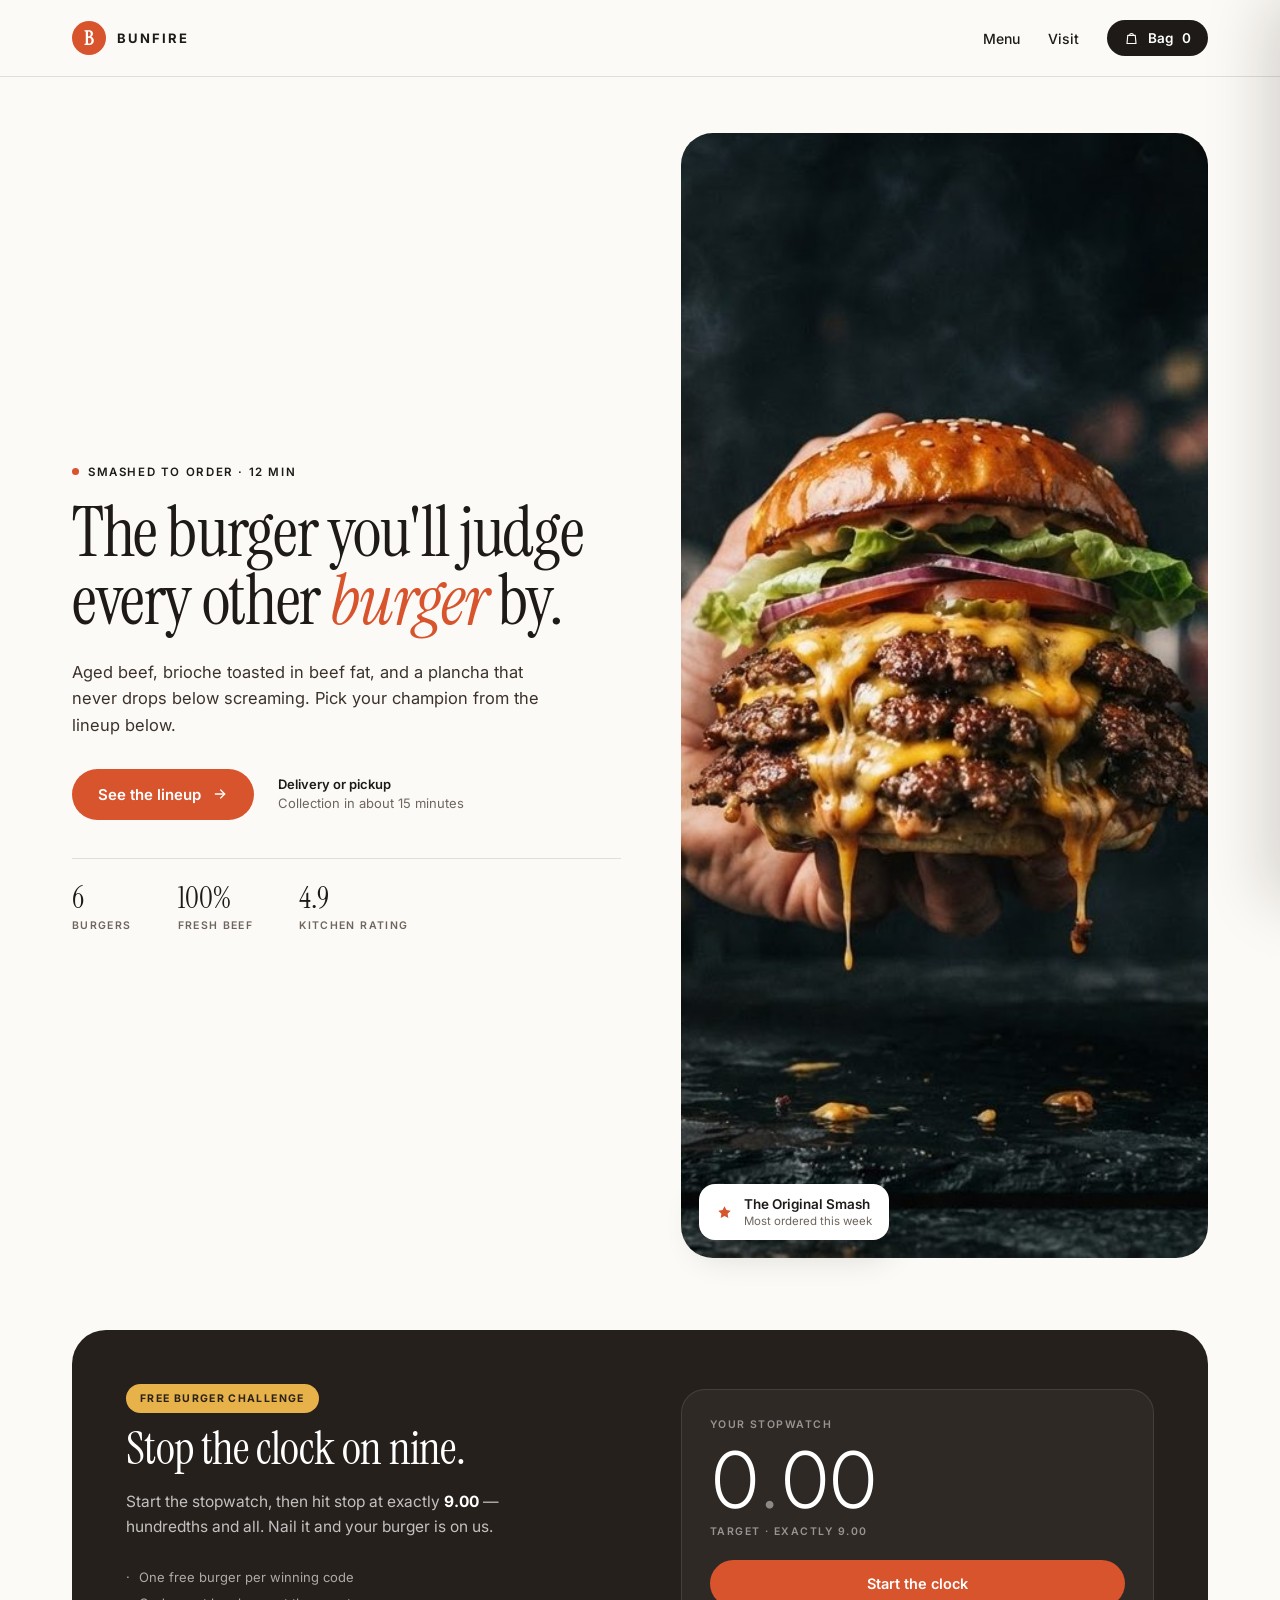
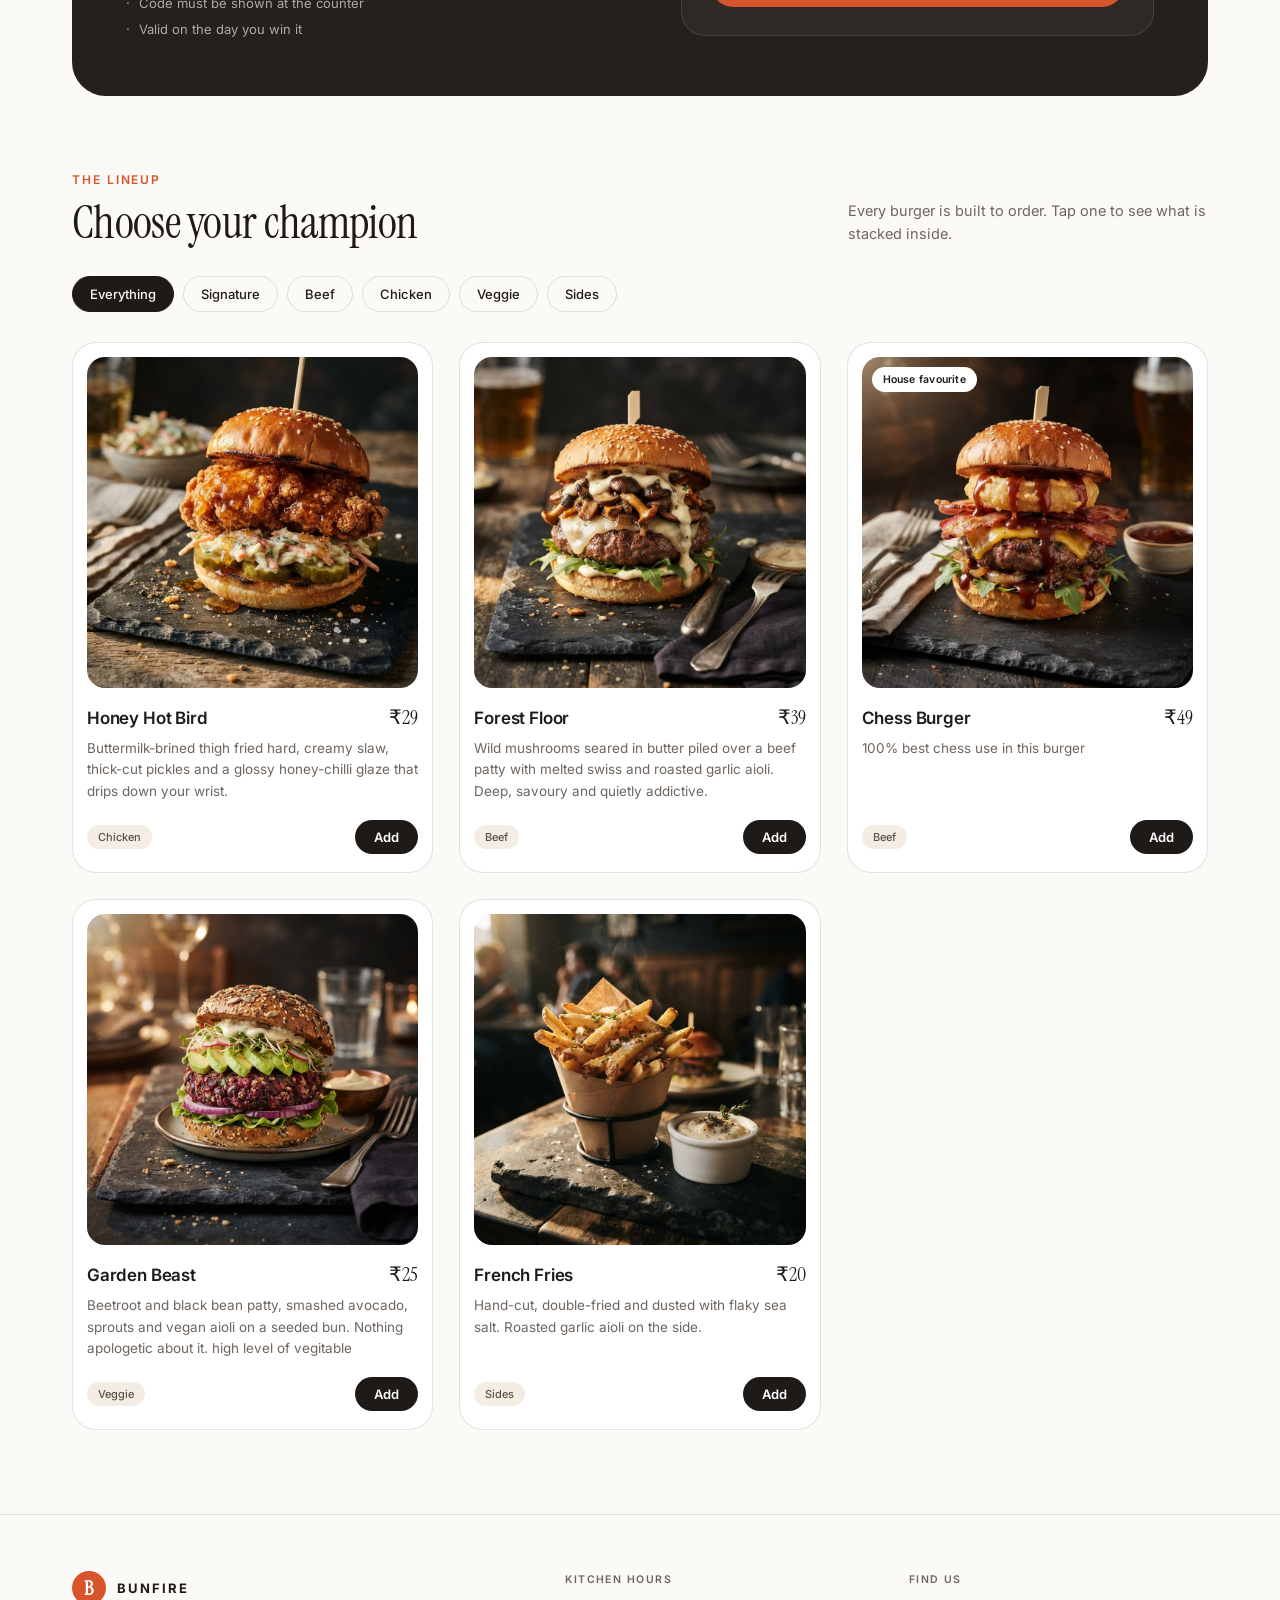
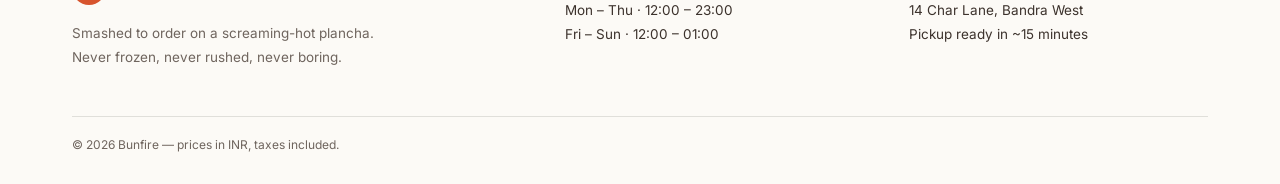
<file: bunfire/index.html>
<!doctype html>
<html lang="en">
<head>
  <meta charset="utf-8">
  <meta name="viewport" content="width=device-width, initial-scale=1">
  <title>Bunfire — Ultra Level Burgers</title>
  <meta name="description" content="Six smashed burgers, aged beef and brioche toasted in beef fat. Order for delivery or pick up in 15 minutes.">
  <meta name="theme-color" content="#fcfaf6">
  <link rel="preconnect" href="https://fonts.googleapis.com">
  <link rel="preconnect" href="https://fonts.gstatic.com" crossorigin>
  <link href="https://fonts.googleapis.com/css2?family=Instrument+Serif:ital@0;1&family=Inter:wght@400;500;600;700&display=swap" rel="stylesheet">
  <link rel="stylesheet" href="assets/styles.css">
</head>
<body>

  <header class="site-header">
    <div class="wrap inner">
      <a class="brand" href="index.html"><span class="mark">B</span>Bunfire</a>
      <nav class="nav" aria-label="Main">
        <a class="link" href="#lineup">Menu</a>
        <a class="link" href="#visit">Visit</a>
        <button class="bag-btn" type="button" data-open-bag aria-label="Open bag">
          <svg viewBox="0 0 24 24" fill="none" stroke="currentColor" stroke-width="1.8" stroke-linecap="round" stroke-linejoin="round" aria-hidden="true">
            <path d="M6 7h12l1.2 13H4.8L6 7Z"/><path d="M9 7a3 3 0 0 1 6 0"/>
          </svg>
          <span>Bag</span>
          <span class="count" data-bag-count>0</span>
        </button>
      </nav>
    </div>
  </header>

  <main>
    <section class="hero">
      <div class="wrap hero-grid">
        <div class="hero-copy">
          <p class="kicker"><span class="dot"></span>Smashed to order · 12 min</p>
          <h1 class="display">The burger you'll judge every other <em>burger</em> by.</h1>
          <p class="lede">Aged beef, brioche toasted in beef fat, and a plancha that never drops below screaming. Pick your champion from the lineup below.</p>
          <div class="hero-actions">
            <a class="btn-primary" href="#lineup">
              See the lineup
              <svg viewBox="0 0 24 24" fill="none" stroke="currentColor" stroke-width="1.9" stroke-linecap="round" stroke-linejoin="round" aria-hidden="true">
                <path d="M5 12h14"/><path d="m13 6 6 6-6 6"/>
              </svg>
            </a>
            <p class="hero-aside"><strong>Delivery or pickup</strong><br>Collection in about 15 minutes</p>
          </div>
          <dl class="stats">
            <div><dt>6</dt><dd>Burgers</dd></div>
            <div><dt>100%</dt><dd>Fresh beef</dd></div>
            <div><dt>4.9</dt><dd>Kitchen rating</dd></div>
          </dl>
        </div>

        <div class="hero-media">
          <img src="assets/images/d85c0964e.jpg" alt="Signature triple smash burger held in two hands" width="900" height="1125">
          <div class="hero-card">
            <svg viewBox="0 0 24 24" fill="currentColor" aria-hidden="true">
              <path d="m12 3 2.7 5.6 6.1.9-4.4 4.3 1 6.1L12 17l-5.4 2.9 1-6.1L3.2 9.5l6.1-.9L12 3Z"/>
            </svg>
            <div>
              <strong>The Original Smash</strong>
              <span>Most ordered this week</span>
            </div>
          </div>
        </div>
      </div>
    </section>

    <section class="challenge-section">
      <div class="wrap">
        <div class="challenge">
          <div class="challenge-copy">
            <p class="pill">Free burger challenge</p>
            <h2 class="display-2">Stop the clock on nine.</h2>
            <p class="challenge-lede">Start the stopwatch, then hit stop at exactly <strong>9.00</strong> — hundredths and all. Nail it and your burger is on us.</p>
            <ul class="rules">
              <li>One free burger per winning code</li>
              <li>Code must be shown at the counter</li>
              <li>Valid on the day you win it</li>
            </ul>
          </div>

          <div class="timer-card" id="stopwatch">
            <p class="timer-label">Your stopwatch</p>
            <p class="timer-readout" role="timer" aria-live="off">
              <span id="sw-seconds">0</span><span class="sep">.</span><span id="sw-hundredths">00</span>
            </p>
            <p class="timer-target">Target · exactly 9.00</p>
            <button class="btn-timer" id="sw-toggle" type="button">Start the clock</button>
            <p class="timer-result" id="sw-result" hidden></p>
          </div>
        </div>
      </div>
    </section>

    <section class="lineup" id="lineup">
      <div class="wrap">
        <p class="eyebrow">The lineup</p>
        <div class="lineup-head">
          <h2 class="display-2">Choose your champion</h2>
          <p class="lineup-lede">Every burger is built to order. Tap one to see what is stacked inside.</p>
        </div>
        <div class="filters" id="filters" role="tablist" aria-label="Filter the lineup"></div>
        <div class="grid" id="lineup-grid"></div>
      </div>
    </section>
  </main>

  <footer class="site-footer" id="visit">
    <div class="wrap">
      <div class="foot-grid">
        <div>
          <a class="brand" href="index.html"><span class="mark">B</span>Bunfire</a>
          <p class="foot-tag">Smashed to order on a screaming-hot plancha. Never frozen, never rushed, never boring.</p>
        </div>
        <div>
          <h3>Kitchen hours</h3>
          <p>Mon – Thu · 12:00 – 23:00<br>Fri – Sun · 12:00 – 01:00</p>
        </div>
        <div>
          <h3>Find us</h3>
          <p>14 Char Lane, Bandra West<br>Pickup ready in ~15 minutes</p>
        </div>
      </div>
      <div class="foot-bottom">
        <p>&copy; 2026 Bunfire — prices in INR, taxes included.</p>
      </div>
    </div>
  </footer>

  <script src="assets/data.js"></script>
  <script src="assets/app.js"></script>
</body>
</html>
</file>
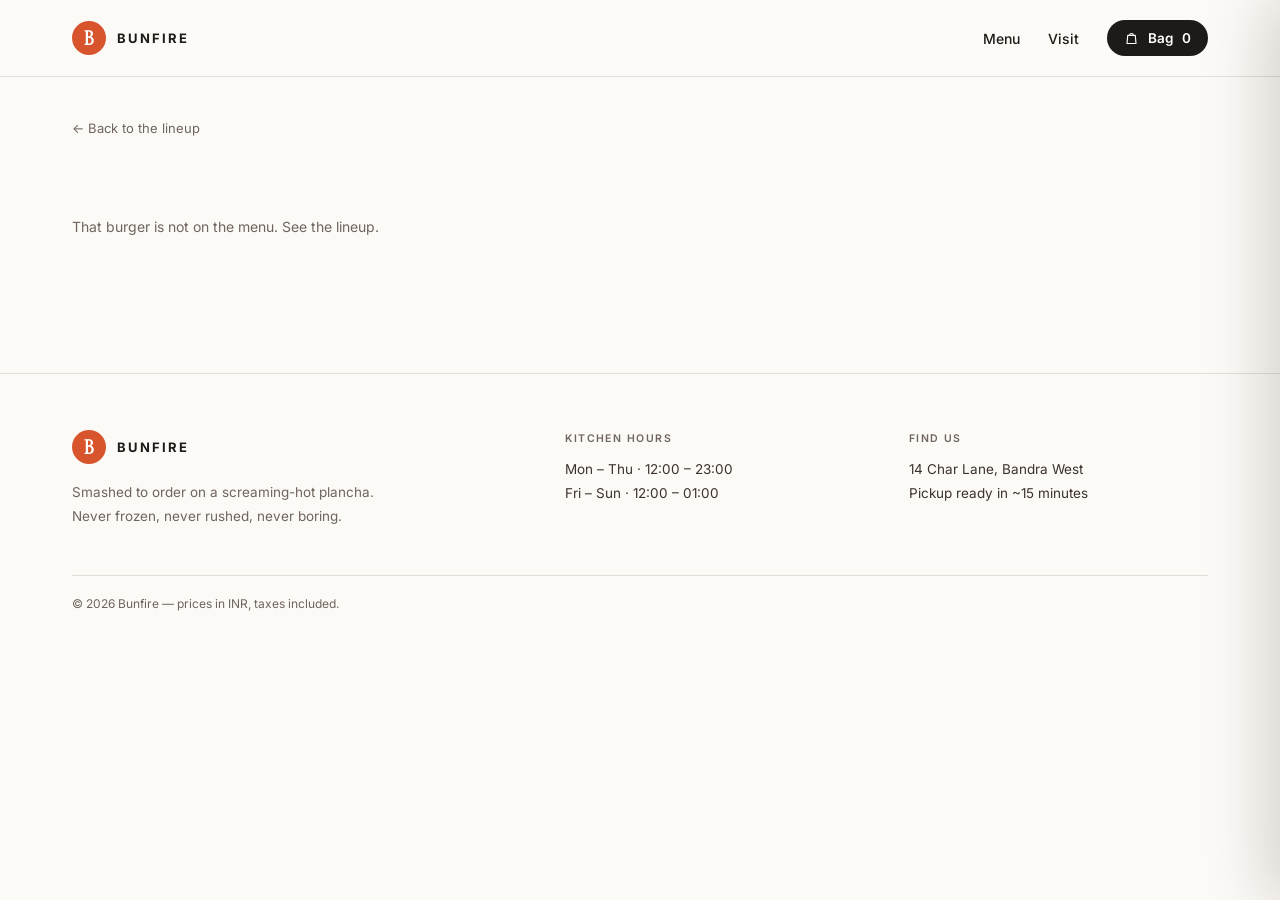
<file: bunfire/menu.html>
<!doctype html>
<html lang="en">
<head>
  <meta charset="utf-8">
  <meta name="viewport" content="width=device-width, initial-scale=1">
  <title>Menu — Bunfire</title>
  <meta name="description" content="What is stacked inside every Bunfire burger. Built to order, collected in about 15 minutes.">
  <meta name="theme-color" content="#fcfaf6">
  <link rel="preconnect" href="https://fonts.googleapis.com">
  <link rel="preconnect" href="https://fonts.gstatic.com" crossorigin>
  <link href="https://fonts.googleapis.com/css2?family=Instrument+Serif:ital@0;1&family=Inter:wght@400;500;600;700&display=swap" rel="stylesheet">
  <link rel="stylesheet" href="assets/styles.css">
</head>
<body>

  <header class="site-header">
    <div class="wrap inner">
      <a class="brand" href="index.html"><span class="mark">B</span>Bunfire</a>
      <nav class="nav" aria-label="Main">
        <a class="link" href="index.html#lineup">Menu</a>
        <a class="link" href="index.html#visit">Visit</a>
        <button class="bag-btn" type="button" data-open-bag aria-label="Open bag">
          <svg viewBox="0 0 24 24" fill="none" stroke="currentColor" stroke-width="1.8" stroke-linecap="round" stroke-linejoin="round" aria-hidden="true">
            <path d="M6 7h12l1.2 13H4.8L6 7Z"/><path d="M9 7a3 3 0 0 1 6 0"/>
          </svg>
          <span>Bag</span>
          <span class="count" data-bag-count>0</span>
        </button>
      </nav>
    </div>
  </header>

  <main class="product-page">
    <div class="wrap" id="product">
      <p class="empty-state">Loading the menu…</p>
    </div>
  </main>

  <footer class="site-footer">
    <div class="wrap">
      <div class="foot-grid">
        <div>
          <a class="brand" href="index.html"><span class="mark">B</span>Bunfire</a>
          <p class="foot-tag">Smashed to order on a screaming-hot plancha. Never frozen, never rushed, never boring.</p>
        </div>
        <div>
          <h3>Kitchen hours</h3>
          <p>Mon – Thu · 12:00 – 23:00<br>Fri – Sun · 12:00 – 01:00</p>
        </div>
        <div>
          <h3>Find us</h3>
          <p>14 Char Lane, Bandra West<br>Pickup ready in ~15 minutes</p>
        </div>
      </div>
      <div class="foot-bottom">
        <p>&copy; 2026 Bunfire — prices in INR, taxes included.</p>
      </div>
    </div>
  </footer>

  <script src="assets/data.js"></script>
  <script src="assets/app.js"></script>
</body>
</html>
</file>
<file: bunfire/assets/styles.css>
/* Bunfire — styles
   Palette and type follow the original brand: warm cream, deep charcoal,
   burnt orange accents, a high-contrast serif for headlines. */

:root {
  --cream: #fcfaf6;
  --ink: #1e1a17;
  --dark: #26201d;
  --orange: #d7542d;
  --muted: #6f655e;
  --line: rgba(30, 26, 23, 0.12);
  --card: #ffffff;
  --gold: #e7b24a;
  --serif: "Instrument Serif", Georgia, "Times New Roman", serif;
  --sans: "Inter", system-ui, -apple-system, "Segoe UI", Roboto, sans-serif;
  --radius: 28px;
}

* {
  box-sizing: border-box;
}

html {
  scroll-behavior: smooth;
}

body {
  margin: 0;
  background: var(--cream);
  color: var(--ink);
  font-family: var(--sans);
  font-size: 16px;
  -webkit-font-smoothing: antialiased;
}

img {
  max-width: 100%;
}

a {
  color: inherit;
  text-decoration: none;
}

button {
  font-family: inherit;
}

h1,
h2,
h3 {
  font-weight: 500;
}

.wrap {
  width: 100%;
  max-width: 1200px;
  margin: 0 auto;
  padding: 0 32px;
}

.sr-only {
  position: absolute;
  width: 1px;
  height: 1px;
  padding: 0;
  margin: -1px;
  overflow: hidden;
  clip: rect(0 0 0 0);
  white-space: nowrap;
  border: 0;
}

/* ---------- header ---------- */

.site-header {
  position: sticky;
  top: 0;
  z-index: 40;
  background: rgba(252, 250, 246, 0.88);
  backdrop-filter: blur(12px);
  border-bottom: 1px solid var(--line);
}

.site-header .inner {
  display: flex;
  align-items: center;
  justify-content: space-between;
  gap: 20px;
  height: 76px;
}

.brand {
  display: inline-flex;
  align-items: center;
  gap: 11px;
  font-size: 13px;
  font-weight: 700;
  letter-spacing: 0.16em;
  text-transform: uppercase;
}

.brand .mark {
  width: 34px;
  height: 34px;
  border-radius: 50%;
  background: var(--orange);
  color: #fff;
  display: grid;
  place-items: center;
  font-family: var(--serif);
  font-size: 20px;
  letter-spacing: 0;
  text-transform: none;
}

.nav {
  display: flex;
  align-items: center;
  gap: 28px;
  font-size: 14px;
  font-weight: 500;
}

.nav .link:hover {
  color: var(--orange);
}

.bag-btn {
  display: inline-flex;
  align-items: center;
  gap: 9px;
  padding: 10px 17px;
  border: 0;
  border-radius: 999px;
  background: var(--ink);
  color: #fff;
  font-size: 13.5px;
  font-weight: 600;
  cursor: pointer;
  transition: background 0.18s ease;
}

.bag-btn:hover {
  background: #000;
}

.bag-btn svg {
  width: 15px;
  height: 15px;
}

/* ---------- buttons ---------- */

.btn-primary {
  display: inline-flex;
  align-items: center;
  gap: 11px;
  padding: 16px 26px;
  border: 0;
  border-radius: 999px;
  background: var(--orange);
  color: #fff;
  font-size: 15px;
  font-weight: 600;
  cursor: pointer;
  transition: transform 0.18s ease, background 0.18s ease;
}

.btn-primary:hover {
  background: #c4491f;
  transform: translateY(-1px);
}

.btn-primary svg {
  width: 16px;
  height: 16px;
}

.btn-primary.full {
  width: 100%;
  justify-content: center;
}

.btn-primary.grow {
  flex: 1;
  justify-content: center;
  padding: 14px 20px;
}

.btn-primary:disabled {
  opacity: 0.45;
  cursor: not-allowed;
  transform: none;
  background: var(--orange);
}

/* ---------- type ---------- */

.display {
  font-family: var(--serif);
  font-weight: 400;
  font-size: clamp(42px, 5.4vw, 74px);
  line-height: 0.98;
  letter-spacing: -0.02em;
  margin: 20px 0 0;
}

.display em {
  font-style: italic;
  color: var(--orange);
}

.display-2 {
  font-family: var(--serif);
  font-weight: 400;
  font-size: clamp(32px, 3.6vw, 50px);
  line-height: 1.02;
  letter-spacing: -0.015em;
  margin: 12px 0 0;
}

.eyebrow {
  margin: 0;
  font-size: 12px;
  font-weight: 600;
  letter-spacing: 0.16em;
  text-transform: uppercase;
  color: var(--orange);
}

/* ---------- hero ---------- */

.hero {
  padding: 56px 0 72px;
}

.hero-grid {
  display: grid;
  grid-template-columns: 1.02fr 0.98fr;
  gap: 60px;
  align-items: center;
}

.kicker {
  display: inline-flex;
  align-items: center;
  gap: 9px;
  margin: 0;
  font-size: 11.5px;
  font-weight: 600;
  letter-spacing: 0.14em;
  text-transform: uppercase;
}

.kicker .dot {
  width: 7px;
  height: 7px;
  border-radius: 50%;
  background: var(--orange);
}

.lede {
  max-width: 47ch;
  margin: 24px 0 30px;
  font-size: 16.5px;
  line-height: 1.62;
  color: #3c322c;
}

.hero-actions {
  display: flex;
  align-items: center;
  gap: 24px;
  flex-wrap: wrap;
}

.hero-aside {
  margin: 0;
  font-size: 13px;
  line-height: 1.5;
  color: var(--muted);
}

.hero-aside strong {
  color: var(--ink);
  font-weight: 600;
}

.stats {
  display: flex;
  gap: 46px;
  margin: 38px 0 0;
  padding-top: 24px;
  border-top: 1px solid var(--line);
}

.stats dt {
  font-family: var(--serif);
  font-size: 30px;
  line-height: 1;
}

.stats dd {
  margin: 6px 0 0;
  font-size: 10.5px;
  font-weight: 600;
  letter-spacing: 0.13em;
  text-transform: uppercase;
  color: var(--muted);
}

.hero-media {
  position: relative;
}

.hero-media img {
  display: block;
  width: 100%;
  aspect-ratio: 4 / 5;
  object-fit: cover;
  border-radius: 32px;
}

.hero-card {
  position: absolute;
  left: 18px;
  bottom: 18px;
  display: flex;
  align-items: center;
  gap: 11px;
  padding: 12px 17px;
  background: #fff;
  border-radius: 16px;
  box-shadow: 0 14px 34px rgba(20, 16, 13, 0.16);
}

.hero-card svg {
  width: 17px;
  height: 17px;
  color: var(--orange);
  flex: none;
}

.hero-card strong {
  display: block;
  font-size: 13.5px;
  font-weight: 600;
}

.hero-card span {
  display: block;
  margin-top: 2px;
  font-size: 11.5px;
  color: var(--muted);
}

/* ---------- challenge ---------- */

.challenge-section {
  padding: 0 0 76px;
}

.challenge {
  display: grid;
  grid-template-columns: 1.03fr 0.97fr;
  gap: 52px;
  align-items: center;
  padding: 54px;
  border-radius: 34px;
  background: var(--dark);
  color: #fff;
}

.pill {
  display: inline-block;
  margin: 0;
  padding: 8px 14px;
  border-radius: 999px;
  background: var(--gold);
  color: #2a2117;
  font-size: 10.5px;
  font-weight: 700;
  letter-spacing: 0.13em;
  text-transform: uppercase;
}

.challenge-lede {
  max-width: 44ch;
  margin: 18px 0 24px;
  font-size: 15.5px;
  line-height: 1.6;
  color: rgba(255, 255, 255, 0.72);
}

.challenge-lede strong {
  color: #fff;
}

.rules {
  margin: 0;
  padding: 0;
  list-style: none;
  font-size: 13px;
  line-height: 2;
  color: rgba(255, 255, 255, 0.62);
}

.rules li::before {
  content: "·";
  margin-right: 9px;
}

.timer-card {
  padding: 28px;
  border: 1px solid rgba(255, 255, 255, 0.1);
  border-radius: 24px;
  background: rgba(255, 255, 255, 0.045);
}

.timer-label,
.timer-target {
  margin: 0;
  font-size: 10.5px;
  font-weight: 600;
  letter-spacing: 0.14em;
  text-transform: uppercase;
  color: rgba(255, 255, 255, 0.5);
}

.timer-readout {
  margin: 10px 0 6px;
  font-size: clamp(52px, 7vw, 78px);
  font-weight: 300;
  line-height: 1;
  letter-spacing: -0.03em;
  font-variant-numeric: tabular-nums;
}

.timer-readout .sep {
  margin: 0 2px;
  color: rgba(255, 255, 255, 0.45);
}

.timer-target {
  margin-bottom: 22px;
}

.btn-timer {
  width: 100%;
  padding: 15px 20px;
  border: 0;
  border-radius: 999px;
  background: var(--orange);
  color: #fff;
  font-size: 14.5px;
  font-weight: 600;
  cursor: pointer;
  transition: background 0.18s ease;
}

.btn-timer:hover {
  background: #c4491f;
}

.btn-timer.is-running {
  background: #fff;
  color: var(--ink);
}

.timer-result {
  margin: 16px 0 0;
  padding: 12px 14px;
  border-radius: 12px;
  background: rgba(255, 255, 255, 0.08);
  font-size: 13px;
  line-height: 1.55;
  color: rgba(255, 255, 255, 0.82);
}

.timer-result.is-win {
  background: rgba(231, 178, 74, 0.16);
  color: #f6dfae;
}

.timer-result code {
  display: inline-block;
  margin-top: 4px;
  font-family: var(--sans);
  font-weight: 700;
  letter-spacing: 0.1em;
  color: #fff;
}

/* ---------- lineup ---------- */

.lineup {
  padding: 0 0 84px;
}

.lineup-head {
  display: grid;
  grid-template-columns: 1fr auto;
  gap: 28px;
  align-items: end;
  margin-bottom: 30px;
}

.lineup-lede {
  max-width: 40ch;
  margin: 0;
  font-size: 14.5px;
  line-height: 1.6;
  color: var(--muted);
}

.filters {
  display: flex;
  flex-wrap: wrap;
  gap: 9px;
  margin-bottom: 30px;
}

.filter {
  padding: 9px 17px;
  border: 1px solid var(--line);
  border-radius: 999px;
  background: transparent;
  color: var(--ink);
  font-size: 13px;
  font-weight: 500;
  cursor: pointer;
  transition: background 0.16s ease, color 0.16s ease, border-color 0.16s ease;
}

.filter:hover {
  border-color: rgba(30, 26, 23, 0.3);
}

.filter[aria-selected="true"] {
  background: var(--ink);
  border-color: var(--ink);
  color: var(--cream);
}

.grid {
  display: grid;
  grid-template-columns: repeat(3, 1fr);
  gap: 26px;
}

.card {
  display: flex;
  flex-direction: column;
  padding: 14px 14px 18px;
  background: var(--card);
  border: 1px solid var(--line);
  border-radius: 24px;
  transition: transform 0.18s ease, box-shadow 0.18s ease;
}

.card:hover {
  transform: translateY(-3px);
  box-shadow: 0 18px 42px rgba(30, 26, 23, 0.09);
}

.thumb {
  position: relative;
  display: block;
  aspect-ratio: 1 / 1;
  overflow: hidden;
  border-radius: 18px;
  background: #f2ece2;
}

.thumb img {
  width: 100%;
  height: 100%;
  object-fit: cover;
  display: block;
  transition: transform 0.4s ease;
}

.card:hover .thumb img {
  transform: scale(1.03);
}

.badge-float {
  position: absolute;
  top: 10px;
  left: 10px;
  padding: 6px 11px;
  border-radius: 999px;
  background: #fff;
  font-size: 10.5px;
  font-weight: 600;
  letter-spacing: 0.02em;
}

.card-head {
  display: flex;
  align-items: baseline;
  justify-content: space-between;
  gap: 12px;
  margin-top: 16px;
}

.card-head h3 {
  margin: 0;
  font-size: 17px;
  font-weight: 600;
  letter-spacing: -0.01em;
}

.card-head .price {
  font-family: var(--serif);
  font-size: 20px;
}

.card .desc {
  margin: 8px 0 18px;
  font-size: 13.5px;
  line-height: 1.58;
  color: var(--muted);
}

.card-foot {
  display: flex;
  align-items: center;
  justify-content: space-between;
  gap: 12px;
  margin-top: auto;
}

.tag {
  padding: 5px 11px;
  border-radius: 999px;
  background: #f3ede3;
  color: #5b5148;
  font-size: 11px;
  font-weight: 500;
}

.add-btn {
  padding: 9px 19px;
  border: 0;
  border-radius: 999px;
  background: var(--ink);
  color: #fff;
  font-size: 13px;
  font-weight: 600;
  cursor: pointer;
  transition: background 0.16s ease;
}

.add-btn:hover {
  background: var(--orange);
}

.empty-state {
  grid-column: 1 / -1;
  padding: 40px 0;
  font-size: 14px;
  color: var(--muted);
}

/* ---------- product page ---------- */

.product-page {
  padding: 40px 0 84px;
}

.back-link {
  display: inline-flex;
  align-items: center;
  gap: 7px;
  margin-bottom: 28px;
  font-size: 13px;
  color: var(--muted);
}

.back-link:hover {
  color: var(--ink);
}

.product-grid {
  display: grid;
  grid-template-columns: 1.02fr 0.98fr;
  gap: 56px;
  align-items: start;
}

.product-media img {
  display: block;
  width: 100%;
  aspect-ratio: 1 / 1;
  object-fit: cover;
  border-radius: var(--radius);
}

.product-info h1 {
  font-family: var(--serif);
  font-weight: 400;
  font-size: clamp(38px, 4.4vw, 58px);
  line-height: 1.02;
  letter-spacing: -0.02em;
  margin: 14px 0 0;
}

.product-desc {
  max-width: 46ch;
  margin: 18px 0 24px;
  font-size: 16px;
  line-height: 1.65;
  color: #3c322c;
}

.heat-note {
  display: inline-flex;
  align-items: center;
  gap: 7px;
  margin: 0 0 22px;
  padding: 7px 13px;
  border-radius: 999px;
  background: rgba(215, 84, 45, 0.1);
  color: var(--orange);
  font-size: 11.5px;
  font-weight: 600;
  letter-spacing: 0.08em;
  text-transform: uppercase;
}

.chips {
  display: flex;
  flex-wrap: wrap;
  gap: 8px;
  margin-bottom: 30px;
}

.chip {
  padding: 7px 13px;
  border-radius: 999px;
  background: #f2ece2;
  color: #5b5148;
  font-size: 12px;
}

.product-buy {
  display: flex;
  align-items: center;
  gap: 20px;
  flex-wrap: wrap;
  padding-top: 24px;
  border-top: 1px solid var(--line);
}

.product-price {
  font-family: var(--serif);
  font-size: 32px;
  line-height: 1;
}

.stepper {
  display: inline-flex;
  align-items: center;
  border: 1px solid var(--line);
  border-radius: 999px;
  overflow: hidden;
}

.stepper button {
  width: 38px;
  height: 40px;
  border: 0;
  background: transparent;
  font-size: 17px;
  color: var(--ink);
  cursor: pointer;
}

.stepper button:hover {
  background: #f2ece2;
}

.stepper span {
  min-width: 26px;
  text-align: center;
  font-size: 14px;
  font-variant-numeric: tabular-nums;
}

.product-note {
  margin: 26px 0 0;
  font-size: 12.5px;
  line-height: 1.6;
  color: var(--muted);
}

/* ---------- footer ---------- */

.site-footer {
  padding: 56px 0 32px;
  border-top: 1px solid var(--line);
}

.foot-grid {
  display: grid;
  grid-template-columns: 1.5fr 1fr 1fr;
  gap: 44px;
}

.foot-grid h3 {
  margin: 2px 0 12px;
  font-size: 10.5px;
  font-weight: 600;
  letter-spacing: 0.14em;
  text-transform: uppercase;
  color: var(--muted);
}

.foot-grid p {
  margin: 0;
  font-size: 13.5px;
  line-height: 1.8;
  color: #3c322c;
}

.foot-tag {
  max-width: 34ch;
  margin-top: 16px !important;
  color: var(--muted) !important;
}

.foot-bottom {
  display: flex;
  justify-content: space-between;
  gap: 20px;
  margin-top: 46px;
  padding-top: 20px;
  border-top: 1px solid var(--line);
  font-size: 12px;
  color: var(--muted);
}

.foot-bottom p {
  margin: 0;
}

/* ---------- drawer ---------- */

.drawer-backdrop {
  position: fixed;
  inset: 0;
  z-index: 60;
  background: rgba(20, 16, 13, 0.45);
  opacity: 0;
  pointer-events: none;
  transition: opacity 0.22s ease;
}

.drawer-backdrop.open {
  opacity: 1;
  pointer-events: auto;
}

.drawer {
  position: fixed;
  top: 0;
  right: 0;
  z-index: 61;
  display: flex;
  flex-direction: column;
  width: min(430px, 100%);
  height: 100%;
  background: var(--cream);
  box-shadow: -20px 0 60px rgba(20, 16, 13, 0.18);
  transform: translateX(102%);
  transition: transform 0.26s ease;
}

.drawer.open {
  transform: none;
}

.drawer-head {
  display: flex;
  align-items: center;
  justify-content: space-between;
  padding: 22px 24px;
  border-bottom: 1px solid var(--line);
}

.drawer-head h2 {
  margin: 0;
  font-family: var(--serif);
  font-size: 26px;
  font-weight: 400;
}

.icon-btn {
  width: 34px;
  height: 34px;
  display: grid;
  place-items: center;
  border: 1px solid var(--line);
  border-radius: 50%;
  background: transparent;
  color: var(--ink);
  font-size: 18px;
  line-height: 1;
  cursor: pointer;
}

.icon-btn:hover {
  background: #f2ece2;
}

.drawer-body {
  flex: 1;
  overflow-y: auto;
  padding: 20px 24px;
}

.bag-line {
  display: grid;
  grid-template-columns: 64px 1fr auto;
  gap: 14px;
  align-items: center;
  padding: 12px 0;
  border-bottom: 1px solid var(--line);
}

.bag-line img {
  width: 64px;
  height: 64px;
  border-radius: 12px;
  object-fit: cover;
}

.bag-line h3 {
  margin: 0;
  font-size: 14px;
  font-weight: 600;
}

.bag-line .line-price {
  margin: 4px 0 0;
  font-size: 12.5px;
  color: var(--muted);
}

.bag-line .line-end {
  display: flex;
  flex-direction: column;
  align-items: flex-end;
  gap: 8px;
}

.bag-line .remove {
  border: 0;
  background: transparent;
  padding: 0;
  font-size: 11px;
  color: var(--muted);
  text-decoration: underline;
  cursor: pointer;
}

.bag-line .stepper button {
  width: 28px;
  height: 30px;
}

.bag-empty {
  margin: 34px 0;
  font-size: 14px;
  line-height: 1.6;
  color: var(--muted);
}

.drawer-foot {
  padding: 20px 24px 26px;
  border-top: 1px solid var(--line);
  background: var(--cream);
}

.total-row {
  display: flex;
  justify-content: space-between;
  align-items: baseline;
  font-size: 14px;
}

.total-row strong {
  font-family: var(--serif);
  font-size: 24px;
  font-weight: 400;
}

.foot-note {
  margin: 6px 0 16px;
  font-size: 12px;
  color: var(--muted);
}

/* ---------- checkout form ---------- */

.checkout h2 {
  margin: 0 0 4px;
  font-family: var(--serif);
  font-size: 25px;
  font-weight: 400;
}

.checkout .checkout-total {
  margin: 0 0 20px;
  font-size: 13px;
  color: var(--muted);
}

.method {
  display: grid;
  grid-template-columns: 1fr 1fr;
  gap: 10px;
  margin-bottom: 18px;
}

.method label {
  display: flex;
  align-items: center;
  gap: 8px;
  padding: 12px 14px;
  border: 1px solid var(--line);
  border-radius: 12px;
  font-size: 13px;
  cursor: pointer;
}

.method input {
  accent-color: var(--orange);
}

.method label:has(input:checked) {
  border-color: var(--ink);
  background: #fff;
}

.field {
  margin-bottom: 14px;
}

.field label {
  display: block;
  margin-bottom: 6px;
  font-size: 11px;
  font-weight: 600;
  letter-spacing: 0.1em;
  text-transform: uppercase;
  color: var(--muted);
}

.field input,
.field textarea {
  width: 100%;
  padding: 12px 14px;
  border: 1px solid var(--line);
  border-radius: 12px;
  background: #fff;
  color: var(--ink);
  font-family: inherit;
  font-size: 14px;
}

.field input:focus,
.field textarea:focus {
  outline: 2px solid rgba(215, 84, 45, 0.35);
  outline-offset: 1px;
  border-color: var(--orange);
}

.field textarea {
  resize: vertical;
  min-height: 68px;
}

.form-note {
  margin: 4px 0 18px;
  font-size: 12px;
  line-height: 1.6;
  color: var(--muted);
}

.form-actions {
  display: flex;
  gap: 10px;
}

.btn-ghost {
  padding: 14px 20px;
  border: 1px solid var(--line);
  border-radius: 999px;
  background: transparent;
  color: var(--ink);
  font-size: 14px;
  font-weight: 500;
  cursor: pointer;
}

.confirmation {
  padding-top: 8px;
}

.confirmation h2 {
  margin: 0;
  font-family: var(--serif);
  font-size: 30px;
  font-weight: 400;
}

.order-id {
  margin: 4px 0 14px;
  font-size: 13px;
  font-weight: 600;
  letter-spacing: 0.12em;
  color: var(--orange);
}

.confirmation p {
  font-size: 13.5px;
  line-height: 1.65;
  color: #3c322c;
}

.confirmation ul {
  margin: 16px 0;
  padding: 0;
  list-style: none;
  font-size: 13.5px;
}

.confirmation li {
  display: flex;
  justify-content: space-between;
  padding: 7px 0;
  border-bottom: 1px solid var(--line);
}

/* ---------- responsive ---------- */

@media (max-width: 1024px) {
  .hero-grid,
  .challenge,
  .product-grid {
    gap: 40px;
  }

  .grid {
    grid-template-columns: repeat(2, 1fr);
  }

  .lineup-head {
    grid-template-columns: 1fr;
    align-items: start;
  }
}

@media (max-width: 860px) {
  .wrap {
    padding: 0 22px;
  }

  .hero {
    padding: 38px 0 52px;
  }

  .hero-grid,
  .challenge,
  .product-grid {
    grid-template-columns: 1fr;
  }

  .hero-media {
    order: -1;
  }

  .hero-media img {
    aspect-ratio: 5 / 4;
  }

  .challenge {
    padding: 34px 26px;
    border-radius: 26px;
  }

  .foot-grid {
    grid-template-columns: 1fr 1fr;
  }

  .foot-grid > :first-child {
    grid-column: 1 / -1;
  }

  .product-media img {
    aspect-ratio: 4 / 3;
  }
}

@media (max-width: 640px) {
  .site-header .inner {
    height: 66px;
  }

  .nav {
    gap: 16px;
    font-size: 13px;
  }

  .bag-btn {
    padding: 9px 14px;
  }

  .bag-btn span:first-of-type {
    display: none;
  }

  .display {
    font-size: clamp(38px, 10vw, 52px);
  }

  .stats {
    gap: 28px;
  }

  .stats dt {
    font-size: 25px;
  }

  .grid {
    grid-template-columns: 1fr;
  }

  .foot-grid {
    grid-template-columns: 1fr;
    gap: 28px;
  }

  .foot-bottom {
    flex-direction: column;
  }

  .bag-line {
    grid-template-columns: 54px 1fr;
  }

  .bag-line .line-end {
    grid-column: 2;
    flex-direction: row;
    align-items: center;
    justify-content: space-between;
  }
}

@media (prefers-reduced-motion: reduce) {
  * {
    transition: none !important;
    animation: none !important;
  }

  html {
    scroll-behavior: auto;
  }
}
</file>
